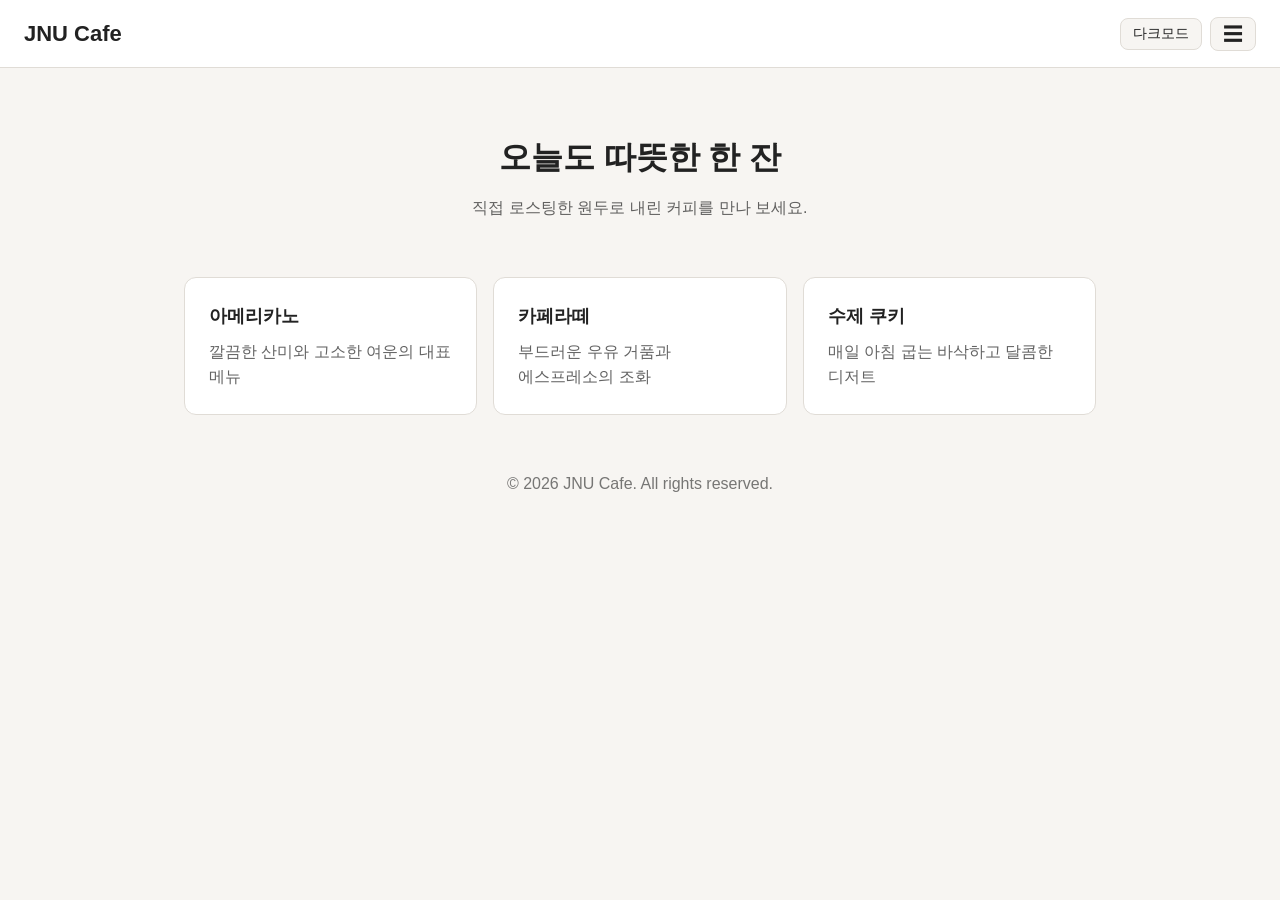
<file: week10/index.html>
<!DOCTYPE html>
<html lang="ko">
<head>
  <meta charset="UTF-8">
  <meta name="viewport" content="width=device-width, initial-scale=1.0">
  <title>10주차 실습 미션 - 햄버거 메뉴 · 다크모드 버튼</title>

  <style>
    /* ===== 기본 스타일 (수정 금지) ===== */
    * { margin: 0; padding: 0; box-sizing: border-box; }

    body {
      font-family: 'Noto Sans KR', sans-serif;
      line-height: 1.6;
      word-break: keep-all;
      background: var(--bg);
      color: var(--text);
    }

    ul { list-style: none; }
    a { color: inherit; text-decoration: none; }

    .header {
      display: flex;
      flex-wrap: wrap;
      align-items: center;
      justify-content: space-between;
      padding: 16px 24px;
      background: var(--card);
      border-bottom: 1px solid var(--border);
    }
    .logo { font-size: 22px; font-weight: 700; }
    .header-right { display: flex; align-items: center; gap: 8px; }
    .gnb { flex-basis: 100%; }

    .hero { padding: 64px 24px 32px; text-align: center; }
    .hero h1 { font-size: 32px; margin-bottom: 12px; }
    .hero p { opacity: 0.7; }

    .card-list {
      display: grid;
      grid-template-columns: repeat(auto-fit, minmax(240px, 1fr));
      gap: 16px;
      max-width: 960px;
      margin: 0 auto;
      padding: 24px;
    }
    .card {
      padding: 24px;
      background: var(--card);
      border: 1px solid var(--border);
      border-radius: 12px;
    }
    .card h2 { font-size: 18px; margin-bottom: 8px; }
    .card p { opacity: 0.7; }

    .footer { padding: 32px 24px; text-align: center; opacity: 0.6; }


    /* ===== 여기부터 실습 과제 작성 ===== */

    /* [미션 1-2] 햄버거 메뉴 CSS
      - .menu-btn : 메뉴 버튼 스타일
      - .gnb : 평소에는 숨김
       - .gnb.open : open 클래스가 붙으면 표시 */
    .menu-btn {
      padding: 6px 12px;
      font-size: 20px;
      line-height: 1;
      background: var(--bg);
      color: var(--text);
      border: 1px solid var(--border);
      border-radius: 8px;
      cursor: pointer;
    }

    .gnb { display: none; }
    .gnb.open { display: block; }
    .gnb ul { padding-top: 12px; }
    .gnb a {
      display: block;
      padding: 10px 4px;
      border-top: 1px solid var(--border);
    }


    /* [미션 2-2] 다크모드 CSS
       - :root : 변수 정의 (--bg, --card, --text, --border) 라이트 색상
       - body.dark-mode : 같은 변수의 다크 색상으로 덮어쓰기
       - .theme-btn : 다크모드 버튼 스타일 */
    :root {
      --bg: #f7f5f2;
      --card: #ffffff;
      --text: #222222;
      --border: #e0dcd6;
    }
    body.dark-mode {
      --bg: #121212;
      --card: #1e1e1e;
      --text: #f0f0f0;
      --border: #333333;
    }
    .theme-btn {
      padding: 6px 12px;
      font-size: 14px;
      background: var(--bg);
      color: var(--text);
      border: 1px solid var(--border);
      border-radius: 8px;
      cursor: pointer;
    }

  </style>
</head>
<body>

  <header class="header">
    <a class="logo" href="#">JNU Cafe</a>

    <div class="header-right">
      <!-- [미션 2-1] 다크모드 버튼 HTML (class="theme-btn", 문구: 다크모드) -->
      <button class="theme-btn">다크모드</button>

      <!-- [미션 1-1] 햄버거 메뉴 버튼 HTML (class="menu-btn", 문구: ☰ 문자를 복사해서 사용) -->
      <button class="menu-btn">☰</button>

    </div>

    <!-- [미션 1-1] 메뉴 nav HTML (class="gnb", 메뉴 4개: 홈 · 메뉴 · 매장 안내 · 문의) -->
    <nav class="gnb">
      <ul>
        <li><a href="#">홈</a></li>
        <li><a href="#">메뉴</a></li>
        <li><a href="#">매장 안내</a></li>
        <li><a href="#">문의</a></li>
      </ul>
    </nav>

  </header>

  <main>
    <section class="hero">
      <h1>오늘도 따뜻한 한 잔</h1>
      <p>직접 로스팅한 원두로 내린 커피를 만나 보세요.</p>
    </section>

    <section class="card-list">
      <article class="card">
        <h2>아메리카노</h2>
        <p>깔끔한 산미와 고소한 여운의 대표 메뉴</p>
      </article>
      <article class="card">
        <h2>카페라떼</h2>
        <p>부드러운 우유 거품과 에스프레소의 조화</p>
      </article>
      <article class="card">
        <h2>수제 쿠키</h2>
        <p>매일 아침 굽는 바삭하고 달콤한 디저트</p>
      </article>
    </section>
  </main>

  <footer class="footer">
    <p>&copy; 2026 JNU Cafe. All rights reserved.</p>
  </footer>


  <script>
    /* ===== 여기부터 실습 과제 작성 ===== */

    /* [미션 1-3] 햄버거 메뉴 JS
       - 메뉴 버튼과 .gnb 요소를 변수에 저장
       - 버튼을 클릭하면 .gnb 에 open 클래스 켜기/끄기 */
    const menuBtn = document.querySelector('.menu-btn');
    const gnb = document.querySelector('.gnb');

    menuBtn.addEventListener('click', function () {
      gnb.classList.toggle('open');
    });


    /* [미션 2-3] 다크모드 버튼 JS
       - 다크모드 버튼을 변수에 저장
       - 버튼을 클릭하면 body 에 dark-mode 클래스 켜기/끄기
       - 현재 모드에 맞게 버튼 문구 바꾸기 (다크모드 ↔ 라이트모드) */
    const themeBtn = document.querySelector('.theme-btn');
    const body = document.querySelector('body');

    themeBtn.addEventListener('click', function () {
      body.classList.toggle('dark-mode');

      if (body.classList.contains('dark-mode')) {
        themeBtn.textContent = '라이트모드';
      } else {
        themeBtn.textContent = '다크모드';
      }
    });

  </script>
</body>
</html>
</file>
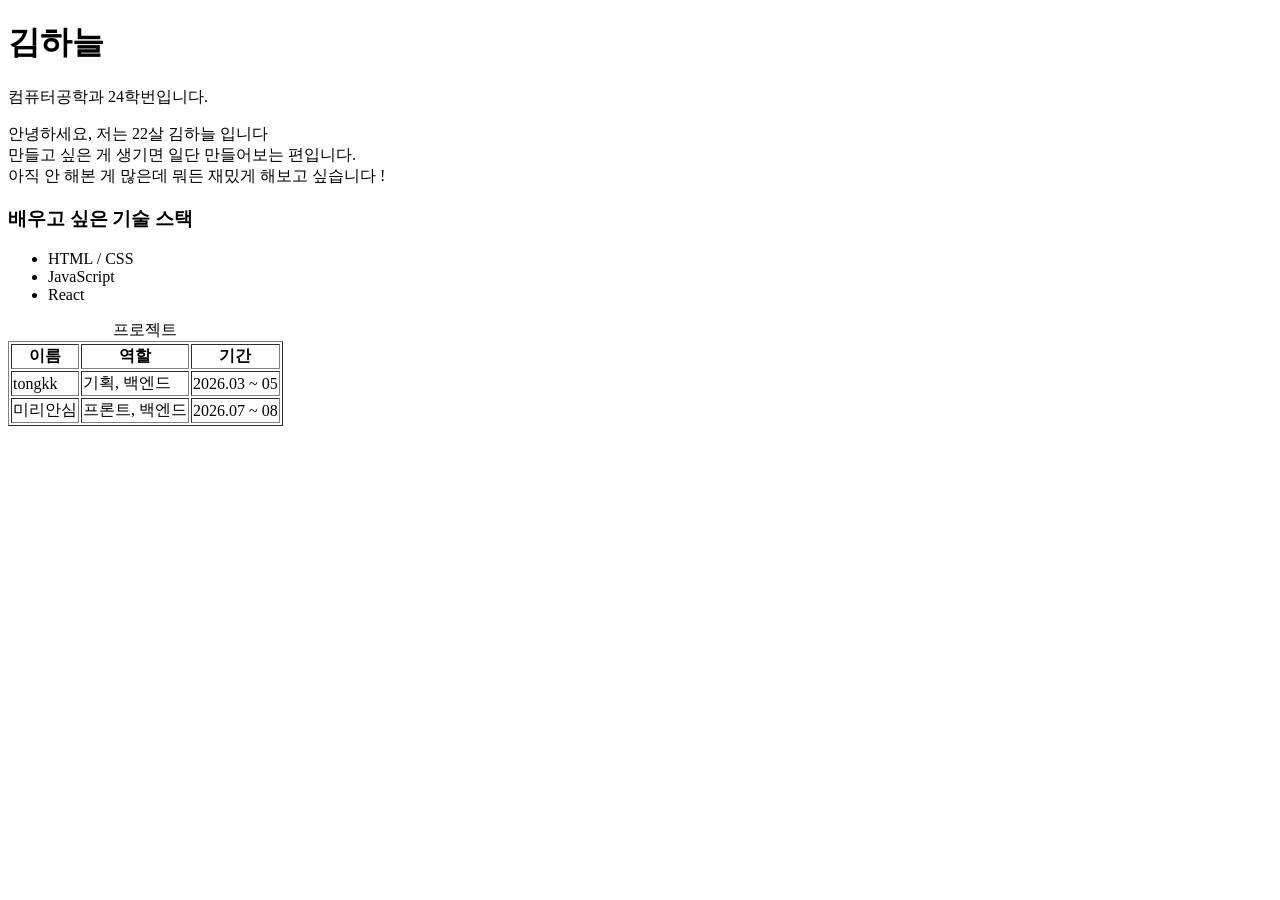
<file: week2/index.html>
<!DOCTYPE html>
<html lang="ko">
<head>
    <meta charset="UTF-8">
    <meta name="viewport" content="width=device-width, initial-scale=1.0">
    <title>김하늘 이력서</title>
</head>
<body>
    <h1>김하늘</h1>
    <p>컴퓨터공학과 24학번입니다.</p>

    <p>
        안녕하세요, 저는 22살 김하늘 입니다 <br />
        만들고 싶은 게 생기면 일단 만들어보는 편입니다.<br />
        아직 안 해본 게 많은데 뭐든 재밌게 해보고 싶습니다 !
    </p>

    <h3>배우고 싶은 기술 스택</h3>
    <ul>
        <li>HTML / CSS</li>
        <li>JavaScript</li>
        <li>React</li>
    </ul>

    <table border="1">
        <caption>프로젝트</caption>
        <tr>
            <th>이름</th>
            <th>역할</th>
            <th>기간</th>
        </tr>
        <tr>
            <td>tongkk</td>
            <td>기획, 백엔드</td>
            <td>2026.03 ~ 05</td>
        </tr>
        <tr>
            <td>미리안심</td>
            <td>프론트, 백엔드</td>
            <td>2026.07 ~ 08</td>
        </tr>
    </table>

</body>
</html>
</file>
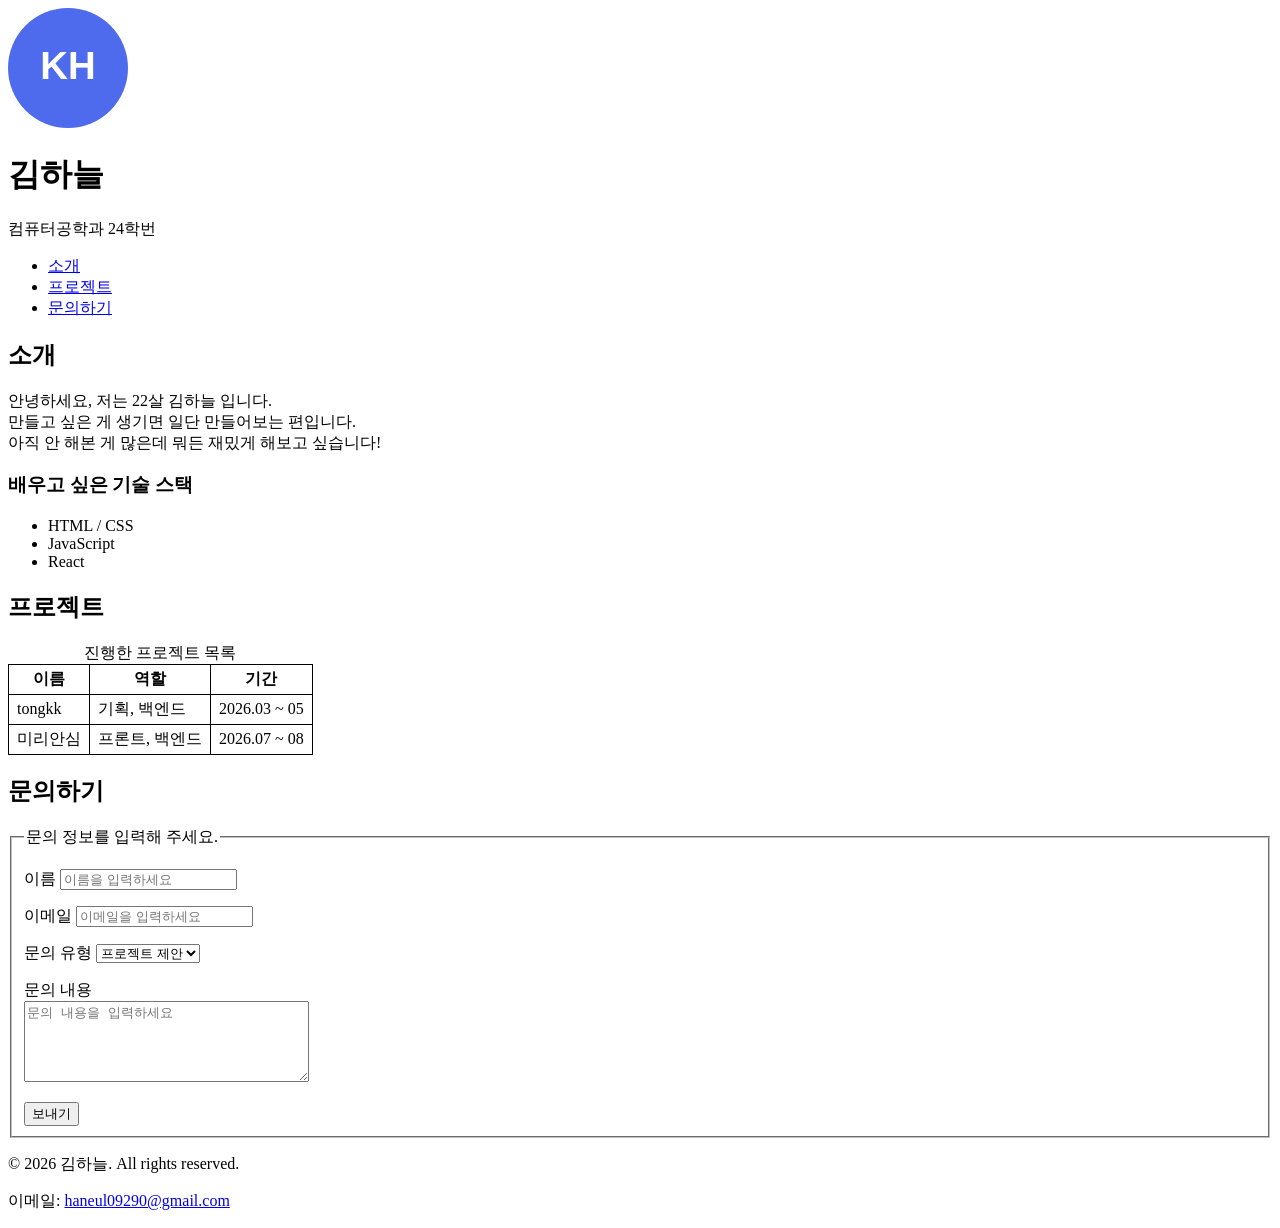
<file: week3/index.html>
<!DOCTYPE html>
<html lang="ko">
<head>
    <meta charset="UTF-8">
    <meta name="viewport" content="width=device-width, initial-scale=1.0">

    <title>김하늘 | 포트폴리오 & 문의하기</title>
    <meta name="description" content="컴퓨터공학과 24학번 김하늘의 소개 페이지입니다. 프로젝트 이력을 확인하고 문의하기 폼으로 연락할 수 있습니다.">

    <meta property="og:type" content="website">
    <meta property="og:url" content="https://hnneul.github.io/web-practice-2026/week3/">
    <meta property="og:title" content="김하늘 | 포트폴리오 & 문의하기">
    <meta property="og:description" content="컴퓨터공학과 24학번 김하늘의 소개 페이지입니다. 프로젝트 이력을 확인하고 문의하기 폼으로 연락할 수 있습니다.">

    <style>
        table { border-collapse: collapse; }
        th, td { border: 1px solid; padding: 4px 8px; }
    </style>
</head>
<body>

    <header>
        <img src="profile.svg" alt="김하늘의 프로필 이미지, 파란 원 안에 이니셜 KH가 적혀 있다" width="120" height="120">
        <h1>김하늘</h1>
        <p>컴퓨터공학과 24학번</p>

        <nav>
            <ul>
                <li><a href="#about">소개</a></li>
                <li><a href="#projects">프로젝트</a></li>
                <li><a href="#contact">문의하기</a></li>
            </ul>
        </nav>
    </header>

    <main>
        <section id="about">
            <h2>소개</h2>
            <p>
                안녕하세요, 저는 22살 김하늘 입니다.<br>
                만들고 싶은 게 생기면 일단 만들어보는 편입니다.<br>
                아직 안 해본 게 많은데 뭐든 재밌게 해보고 싶습니다!
            </p>

            <h3>배우고 싶은 기술 스택</h3>
            <ul>
                <li>HTML / CSS</li>
                <li>JavaScript</li>
                <li>React</li>
            </ul>
        </section>

        <section id="projects">
            <h2>프로젝트</h2>
            <table>
                <caption>진행한 프로젝트 목록</caption>
                <thead>
                    <tr>
                        <th scope="col">이름</th>
                        <th scope="col">역할</th>
                        <th scope="col">기간</th>
                    </tr>
                </thead>
                <tbody>
                    <tr>
                        <td>tongkk</td>
                        <td>기획, 백엔드</td>
                        <td>2026.03 ~ 05</td>
                    </tr>
                    <tr>
                        <td>미리안심</td>
                        <td>프론트, 백엔드</td>
                        <td>2026.07 ~ 08</td>
                    </tr>
                </tbody>
            </table>
        </section>

        <section id="contact">
            <h2>문의하기</h2>
            <form action="/contact" method="post">
                <fieldset>
                    <legend>문의 정보를 입력해 주세요.</legend>

                    <p>
                        <label for="name">이름</label>
                        <input type="text" id="name" name="name" required placeholder="이름을 입력하세요">
                    </p>

                    <p>
                        <label for="email">이메일</label>
                        <input type="email" id="email" name="email" required placeholder="이메일을 입력하세요">
                    </p>

                    <p>
                        <label for="type">문의 유형</label>
                        <select id="type" name="type">
                            <option value="project" selected>프로젝트 제안</option>
                            <option value="study">스터디 문의</option>
                            <option value="etc">기타</option>
                        </select>
                    </p>

                    <p>
                        <label for="message">문의 내용</label><br>
                        <textarea id="message" name="message" rows="5" cols="33" required placeholder="문의 내용을 입력하세요"></textarea>
                    </p>

                    <button type="submit">보내기</button>
                </fieldset>
            </form>
        </section>
    </main>

    <footer>
        <p>&copy; 2026 김하늘. All rights reserved.</p>
        <p>이메일: <a href="mailto:haneul09290@gmail.com">haneul09290@gmail.com</a></p>
    </footer>

</body>
</html>
</file>
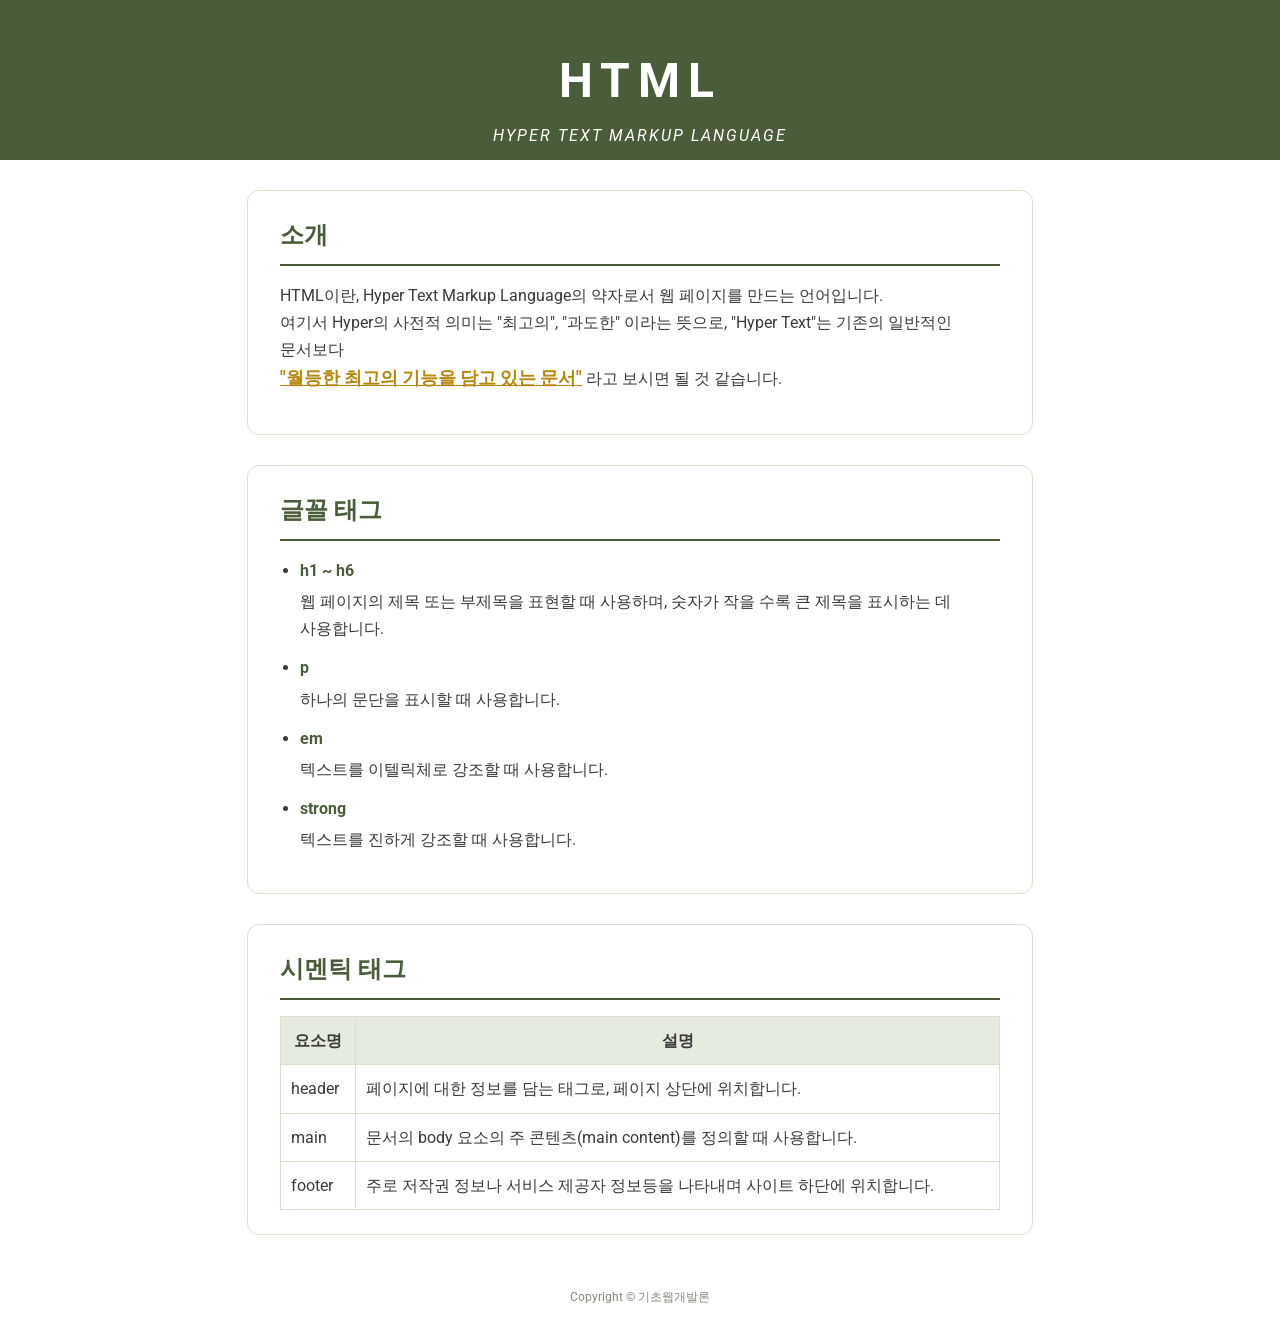
<file: week4/index.html>
<!doctype html>
<html lang="ko">
  <head>
    <meta charset="UTF-8">
    <meta name="viewport" content="width=device-width, initial-scale=1.0">
    <title>HTML 소개 - Week 4</title>

    <!-- 구글 웹 폰트: Roboto -->
    <link rel="preconnect" href="https://fonts.googleapis.com">
    <link rel="preconnect" href="https://fonts.gstatic.com" crossorigin>
    <link
      href="https://fonts.googleapis.com/css2?family=Roboto:wght@400;700&display=swap"
      rel="stylesheet"
    >

    <style>
      body {
        margin: 0;
        padding: 0;
        background-color: #fff;
        font-family: "Roboto", sans-serif;
        color: #3a3a3a;
        line-height: 1.7;
        word-break: keep-all;
      }

      h2 {
        font-family: "Roboto", sans-serif;
        font-size: 24px;
        color: #4a5d3a;
        margin: 0 0 16px;
        padding-bottom: 8px;
        border-bottom: 2px solid #4a5d3a;
      }

      .page-header {
        height: 160px;
        padding: 40px 20px;
        background-color: #4a5d3a;
        color: #fff;
        text-align: center;
        box-sizing: border-box;
      }

      .page-header > h1 {
        margin: 0;
        font-size: 48px;
        font-weight: 700;
        letter-spacing: 8px;
      }

      .page-header span {
        font-style: italic;
        text-transform: uppercase;
        letter-spacing: 2px;
      }

      .card {
        width: 720px;
        max-width: 90%;
        margin: 30px auto;
        padding: 24px 32px;
        background-color: #fff;
        border: 1px solid #e2dccd;
        border-radius: 12px;
      }

      .card strong {
        color: #b8860b;
        font-size: 18px;
        text-decoration: underline;
      }

      .tag-list {
        padding-left: 20px;
      }

      .tag-list em {
        font-weight: 700;
        font-style: normal;
        color: #4a5d3a;
      }

      .tag-list p {
        margin: 4px 0 12px;
      }

      .info-table {
        width: 100%;
        border-collapse: collapse;
      }

      .info-table th,
      .info-table td {
        padding: 10px;
        border: 1px solid #e2dccd;
      }

      .info-table th {
        background-color: #e6ebdf;
        text-align: center;
      }

      .page-footer {
        padding: 20px;
        text-align: center;
        font-size: 14px;
        color: #8a8578;
      }
    </style>
  </head>
  <body>
    <header class="page-header">
      <h1>HTML</h1>
      <span>Hyper Text Markup Language</span>
    </header>
    <main>
      <section class="card">
        <h2>소개</h2>
        <p>
          HTML이란, Hyper Text Markup Language의 약자로서 웹 페이지를 만드는 언어입니다.<br>

          여기서 Hyper의 사전적 의미는 "최고의", "과도한" 이라는 뜻으로, "Hyper Text"는 기존의 일반적인 문서보다<br>

          <strong>"월등한 최고의 기능을 담고 있는 문서"</strong> 
          라고 보시면 될 것 같습니다.
        </p>
      </section>

      <section class="card">
        <h2>글꼴 태그</h2>
        <ul class="tag-list">
          <li>
            <em>h1 ~ h6</em>
            <p>
              웹 페이지의 제목 또는 부제목을 표현할 때 사용하며, 숫자가 작을 수록 큰 제목을 표시하는 데 사용합니다.
            </p>
          </li>
          <li>
            <em>p</em>
            <p>하나의 문단을 표시할 때 사용합니다.</p>
          </li>
          <li>
            <em>em</em>
            <p>텍스트를 이텔릭체로 강조할 때 사용합니다.</p>
          </li>
          <li>
            <em>strong</em>
            <p>텍스트를 진하게 강조할 때 사용합니다.</p>
          </li>
        </ul>
      </section>

      <section class="card">
        <h2>시멘틱 태그</h2>
        <table class="info-table">
          <thead>
            <tr>
              <th>요소명</th>
              <th>설명</th>
            </tr>
          </thead>
          <tbody>
            <tr>
              <td>header</td>
              <td>
                페이지에 대한 정보를 담는 태그로, 페이지 상단에 위치합니다.
              </td>
            </tr>
            <tr>
              <td>main</td>
              <td>
                문서의 body 요소의 주 콘텐츠(main content)를 정의할 때 사용합니다.
              </td>
            </tr>
            <tr>
              <td>footer</td>
              <td>
                주로 저작권 정보나 서비스 제공자 정보등을 나타내며 사이트 하단에 위치합니다.
              </td>
            </tr>
          </tbody>
        </table>
      </section>
    </main>
    <footer class="page-footer">
      <small>Copyright &copy; 기초웹개발론</small>
    </footer>
  </body>
</html>
</file>
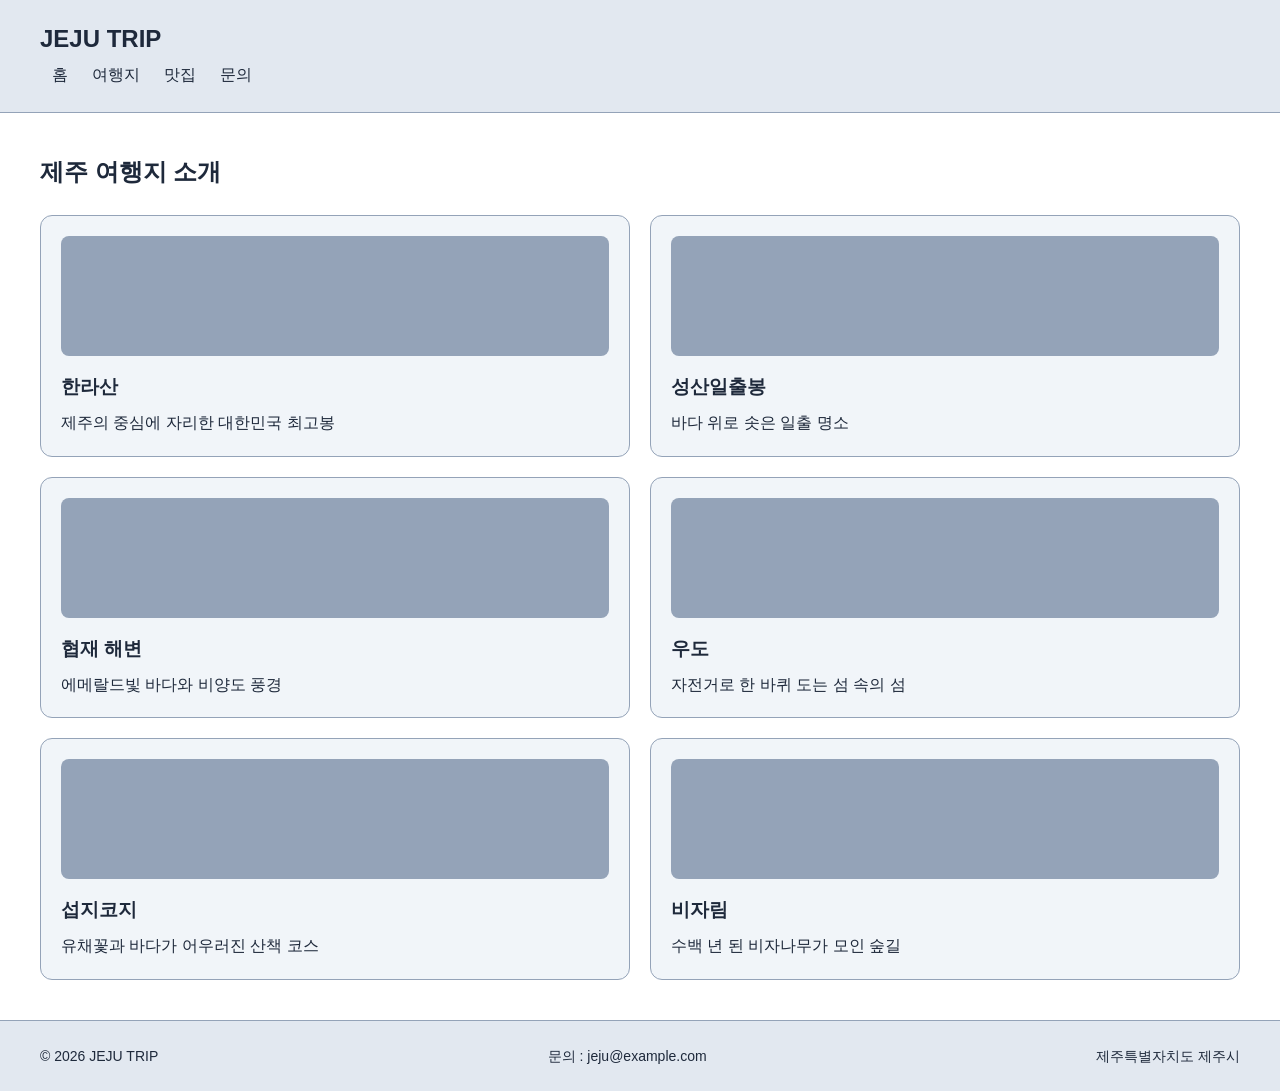
<file: week8/index.html>
<!DOCTYPE html>
<html lang="ko">
<head>
  <meta charset="UTF-8">
  <!-- [viewport] 여기에 viewport 메타 태그를 선언하세요 -->
  <meta name="viewport" content="width=device-width, initial-scale=1.0">

  <title>제주 여행지 소개</title>

  <style>
    /* ============================================================
        기본 스타일 - 이 영역은 수정하지 않습니다
       ============================================================ */
    * { margin: 0; padding: 0; box-sizing: border-box; }

    body {
      font-family: "Noto Sans KR", "Malgun Gothic", sans-serif;
      font-size: 16px;
      line-height: 1.6;
    }

    header {
      padding: 20px 40px;
      border-bottom: 1px solid #94a3b8;
    }
    .logo { font-size: 24px; }
    .menu { list-style: none; }
    .menu li { padding: 4px 12px; }
    .menu a { color: inherit; text-decoration: none; }

    main { padding: 40px; }
    main h2 { margin-bottom: 24px; }

    .card-list { list-style: none; }
    .card {
      padding: 20px;
      border: 1px solid #94a3b8;
      border-radius: 12px;
    }
    .thumb {
      height: 120px;
      margin-bottom: 16px;
      border-radius: 8px;
      background: #94a3b8;
    }
    .card h3 { margin-bottom: 8px; }

    footer {
      padding: 24px 40px;
      border-top: 1px solid #94a3b8;
      font-size: 14px;
    }


    /* ============================================================
        여기부터 실습 과제 작성 ( 적용 값은 JNUclass 과제 안내 확인 )
      ============================================================ */

    /* [flex 레이아웃] body, main */
    body {
      display: flex;
      flex-direction: column;
      min-height: 100vh;
    }
    main {
      flex: 1;
    }


    /* [PC 기준] GNB ( .menu ), 카드 그리드 ( .card-list ), 푸터 ( footer ) */
    .menu {
      display: flex;
      flex-direction: row;
      font-size: 18px;
    }
    .card-list {
      display: grid;
      grid-template-columns: repeat(3, 1fr);
      gap: 20px;
    }
    footer {
      display: flex;
      flex-direction: row;
      justify-content: space-between;
    }


    /* [태블릿] 미디어 쿼리 (중단점) 및 디자인 적용 */
    @media screen and (max-width: 1439px) {
      .menu {
        font-size: 16px;
      }
      .card-list {
        grid-template-columns: repeat(2, 1fr);
      }
    }


    /* [모바일] 미디어 쿼리 (중단점) 및 디자인 적용 */
    @media screen and (max-width: 767px) {
      .menu {
        flex-direction: column;
        font-size: 14px;
      }
      .card-list {
        grid-template-columns: 1fr;
      }
      footer {
        flex-direction: column;
      }
    }


    /* [다크모드] 미디어 쿼리 및 CSS 변수 방식 적용 */
    :root {
      --bg: #ffffff;
      --text: #1e293b;
      --hf: #e2e8f0;
      --card: #f1f5f9;
    }
    @media (prefers-color-scheme: dark) {
      :root {
        --bg: #0f172a;
        --text: #e2e8f0;
        --hf: #334155;
        --card: #1e293b;
      }
    }
    body {
      background: var(--bg);
      color: var(--text);
    }
    header, footer {
      background: var(--hf);
    }
    .card {
      background: var(--card);
    }

  </style>
</head>
<body>

  <header>
    <h1 class="logo">JEJU TRIP</h1>
    <nav>
      <ul class="menu">
        <li><a href="#">홈</a></li>
        <li><a href="#">여행지</a></li>
        <li><a href="#">맛집</a></li>
        <li><a href="#">문의</a></li>
      </ul>
    </nav>
  </header>

  <main>
    <h2>제주 여행지 소개</h2>
    <ul class="card-list">
      <li class="card">
        <div class="thumb"></div>
        <h3>한라산</h3>
        <p>제주의 중심에 자리한 대한민국 최고봉</p>
      </li>
      <li class="card">
        <div class="thumb"></div>
        <h3>성산일출봉</h3>
        <p>바다 위로 솟은 일출 명소</p>
      </li>
      <li class="card">
        <div class="thumb"></div>
        <h3>협재 해변</h3>
        <p>에메랄드빛 바다와 비양도 풍경</p>
      </li>
      <li class="card">
        <div class="thumb"></div>
        <h3>우도</h3>
        <p>자전거로 한 바퀴 도는 섬 속의 섬</p>
      </li>
      <li class="card">
        <div class="thumb"></div>
        <h3>섭지코지</h3>
        <p>유채꽃과 바다가 어우러진 산책 코스</p>
      </li>
      <li class="card">
        <div class="thumb"></div>
        <h3>비자림</h3>
        <p>수백 년 된 비자나무가 모인 숲길</p>
      </li>
    </ul>
  </main>

  <footer>
    <p>© 2026 JEJU TRIP</p>
    <p>문의 : jeju@example.com</p>
    <p>제주특별자치도 제주시</p>
  </footer>

</body>
</html>
</file>
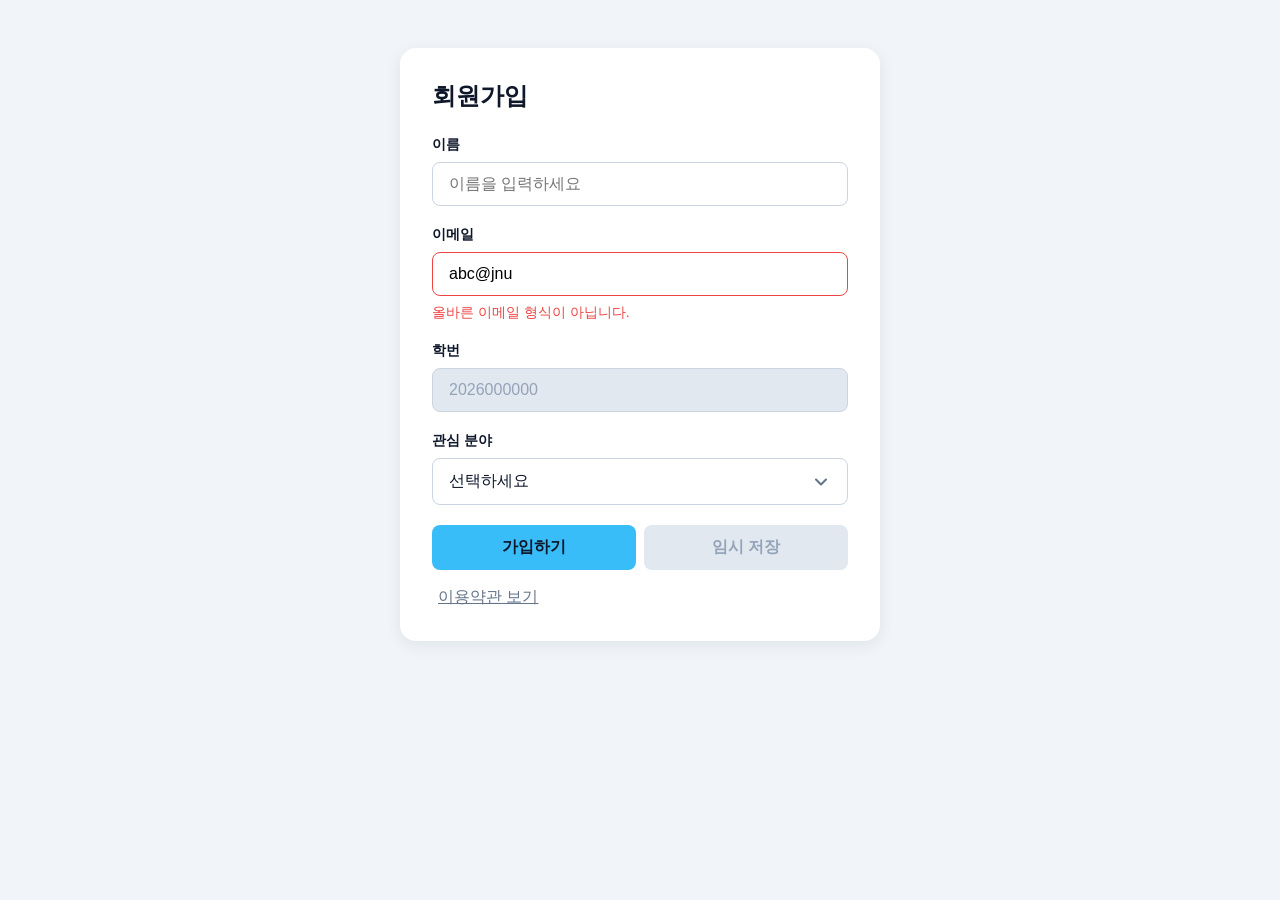
<file: week9/index.html>
<!DOCTYPE html>
<html lang="ko">
<head>
  <meta charset="UTF-8">
  <meta name="viewport" content="width=device-width, initial-scale=1.0">
  <title>9주차 실습 - 폼 · 콤보박스 · 모달</title>
  <style>
    /* ===== reset ===== */
    *, *::before, *::after { box-sizing: border-box; }
    body, h1, h2, p, ul { margin: 0; padding: 0; }
    ul { list-style: none; }
    button, input { font: inherit; }

    /* ===== 기본 레이아웃 (수정 금지) ===== */
    body {
      font-family: 'Noto Sans KR', sans-serif;
      background: #f1f5f9;
      color: #0f172a;
      padding: 48px 16px;
    }
    .container {
      max-width: 480px;
      margin: 0 auto;
      padding: 32px;
      background: #fff;
      border-radius: 16px;
      box-shadow: 0 4px 16px rgba(15, 23, 42, 0.08);
    }
    h1 { font-size: 24px; margin-bottom: 24px; }
    .field { margin-bottom: 20px; }
    .field label {
      display: block;
      margin-bottom: 8px;
      font-size: 14px;
      font-weight: 700;
    }
    input {
      width: 100%;
      padding: 12px 16px;
      border: 1px solid #cbd5e1;
      border-radius: 8px;
    }
    .btn-row { display: flex; gap: 8px; margin-top: 8px; }
    .btn {
      flex: 1;
      padding: 12px;
      border: none;
      border-radius: 8px;
      background: #38bdf8;
      color: #0f172a;
      font-weight: 700;
      cursor: pointer;
    }
    .link-btn {
      margin-top: 16px;
      border: none;
      background: none;
      color: #64748b;
      text-decoration: underline;
      cursor: pointer;
    }

    /* ===== 여기부터 실습 과제 작성 ===== */

    /* [미션 1] 인풋 상태 스타일 (:focus · :disabled · .error · 오류 문구 표시) */
    input {
      outline: none;
    }
    input:focus {
      border-color: #333;
    }
    input:disabled {
      background: #e2e8f0;
      color: #94a3b8;
      cursor: not-allowed;
    }
    .msg {
      display: none;
      margin-top: 8px;
      font-size: 14px;
      color: #ef4444;
    }
    .error input { border-color: #ef4444; }
    .error .msg { display: block; }


    /* [미션 2] 버튼 상태 스타일 (:hover · :active · :disabled) */
    .btn:hover { background: #7dd3fc; }
    .btn:active { background: #0284c7; }
    .btn:disabled {
      background: #e2e8f0;
      color: #94a3b8;
      cursor: not-allowed;
    }


    /* [미션 3] 콤보박스 구조 · 목록 · 열림 상태 (relative · absolute 겹침 배치 · .open 목록 표시 · 화살표 회전) */
    .combo { position: relative; }
    .combo-btn {
      display: flex;
      justify-content: space-between;
      align-items: center;
      padding: 12px 16px;
      border: 1px solid #cbd5e1;
      border-radius: 8px;
      cursor: pointer;
    }
    .combo-list {
      display: none;
      position: absolute;
      top: 100%;
      left: 0;
      width: 100%;
      background: #fff;
      border: 1px solid #cbd5e1;
      border-radius: 8px;
      z-index: 10;
    }
    .combo-list li { padding: 12px 16px; }
    .combo-list li:hover { background: #e0f2fe; }
    .combo.open .combo-list { display: block; }
    .combo.open .combo-btn img { transform: rotate(180deg); }


    /* [미션 4] 모달 딤드 · 박스 · 열림 상태 (position: fixed · flex 가운데 정렬 · .open 표시) */
    .modal {
      display: none;
      position: fixed;
      inset: 0;
      background: rgba(0, 0, 0, 0.6);
      justify-content: center;
      align-items: center;
      z-index: 100;
    }
    .modal.open { display: flex; }
    .modal-box {
      position: relative;
      width: 90%;
      max-width: 480px;
      padding: 32px;
      background: #fff;
      border-radius: 16px;
    }
    .modal-box h2 { margin-bottom: 12px; }
    .close {
      position: absolute;
      top: 16px;
      right: 16px;
      border: none;
      background: none;
      cursor: pointer;
    }


  </style>
</head>
<body>
  <div class="container">
    <h1>회원가입</h1>

    <div class="field">
      <label for="name">이름</label>
      <input type="text" id="name" placeholder="이름을 입력하세요">
    </div>

    <!-- [미션 1] 이메일 field 에 error 클래스와 오류 문구(.msg) 추가 -->
    <div class="field error">
      <label for="email">이메일</label>
      <input type="email" id="email" value="abc@jnu">
      <p class="msg">올바른 이메일 형식이 아닙니다.</p>
    </div>

    <!-- [미션 1] 학번 input 에 disabled 속성 추가 -->
    <div class="field">
      <label for="student-id">학번</label>
      <input type="text" id="student-id" value="2026000000" disabled>
    </div>

    <div class="field">
      <label>관심 분야</label>
      <!-- [미션 3] 여기에 div 콤보박스 작성 (.combo > .combo-btn + ul.combo-list) -->
      <!-- 화살표는 arrow.svg 를 img 로 삽입 -->
      <!-- .combo 에 open 클래스를 붙여 열림 상태 확인, 제출 시엔 open 클래스 없는 상태로 제출 -->
      <div class="combo">
        <div class="combo-btn">
          선택하세요
          <img src="arrow.svg" alt="">
        </div>
        <ul class="combo-list">
          <li>웹 디자인</li>
          <li>프론트엔드</li>
          <li>백엔드</li>
          <li>UX 리서치</li>
        </ul>
      </div>

    </div>

    <div class="btn-row">
      <button class="btn">가입하기</button>
      <!-- [미션 2] 임시 저장 버튼에 disabled 속성 추가 -->
      <button class="btn" disabled>임시 저장</button>
    </div>

    <button class="link-btn">이용약관 보기</button>
  </div>

  <!-- [미션 4] 여기에 모달 작성 (.modal > .modal-box > button.close + h2 + p) -->
  <!-- 닫기 아이콘은 close.svg 를 button.closed안에 img로 삽입 -->
  <!-- .modal 에 open 클래스를 붙여 열림 상태 확인, 제출 시엔 open 클래스 없는 상태로 제출 -->
  <div class="modal">
    <div class="modal-box">
      <button class="close"><img src="close.svg" alt="닫기"></button>
      <h2>이용약관</h2>
      <p>본 약관은 회원가입 및 서비스 이용에 관한 기본 사항을 규정합니다. 가입 시 이름, 이메일, 학번 정보가 수집되며 서비스 제공 목적으로만 사용됩니다.</p>
    </div>
  </div>

</body>
</html>
</file>
